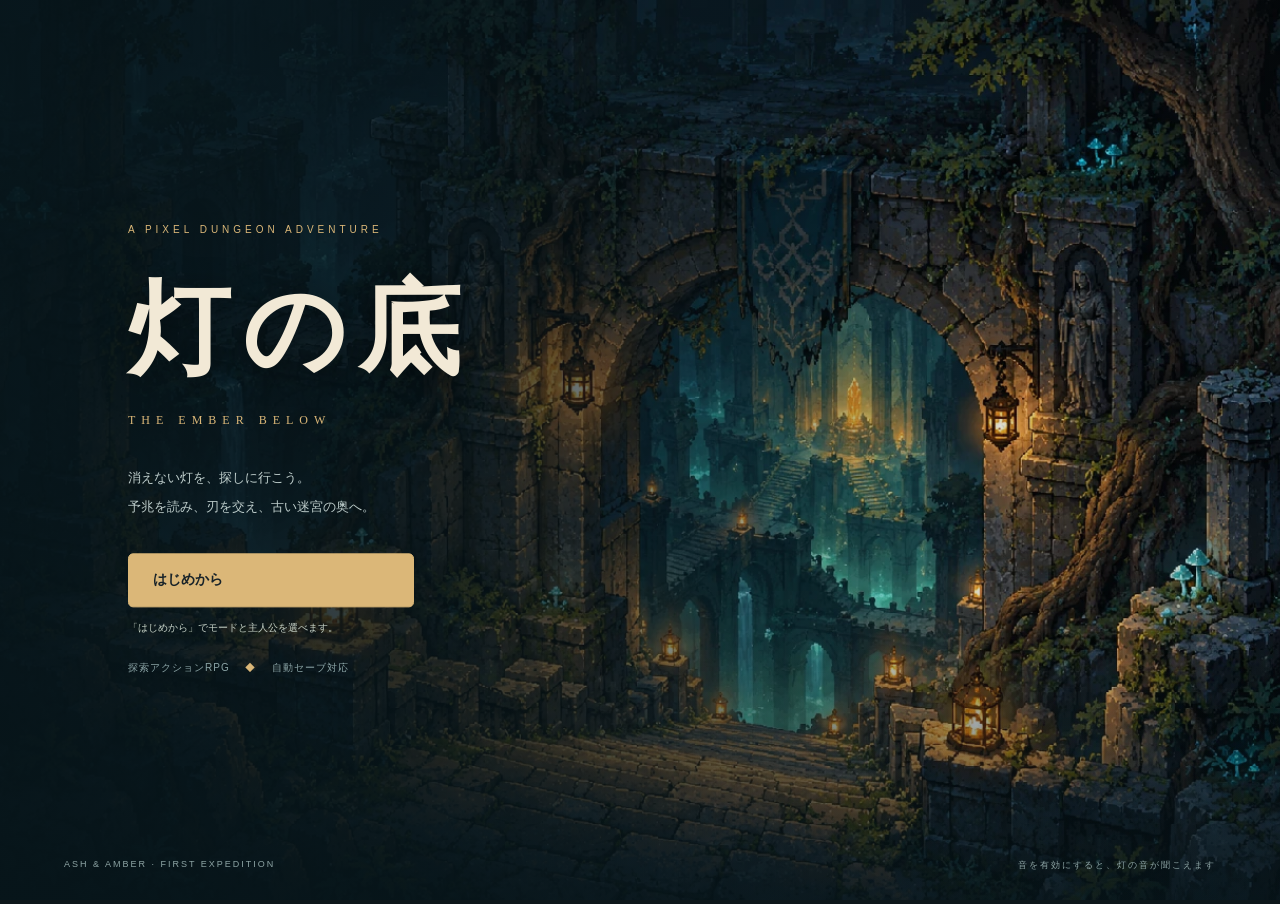
<file: index.html>
<!doctype html><html lang="ja"><meta charset="utf-8"><meta name="viewport" content="width=device-width,initial-scale=1"><meta http-equiv="refresh" content="0;url=docs/"><title>灯の底</title><a href="docs/">灯の底をプレイ</a></html>
</file>
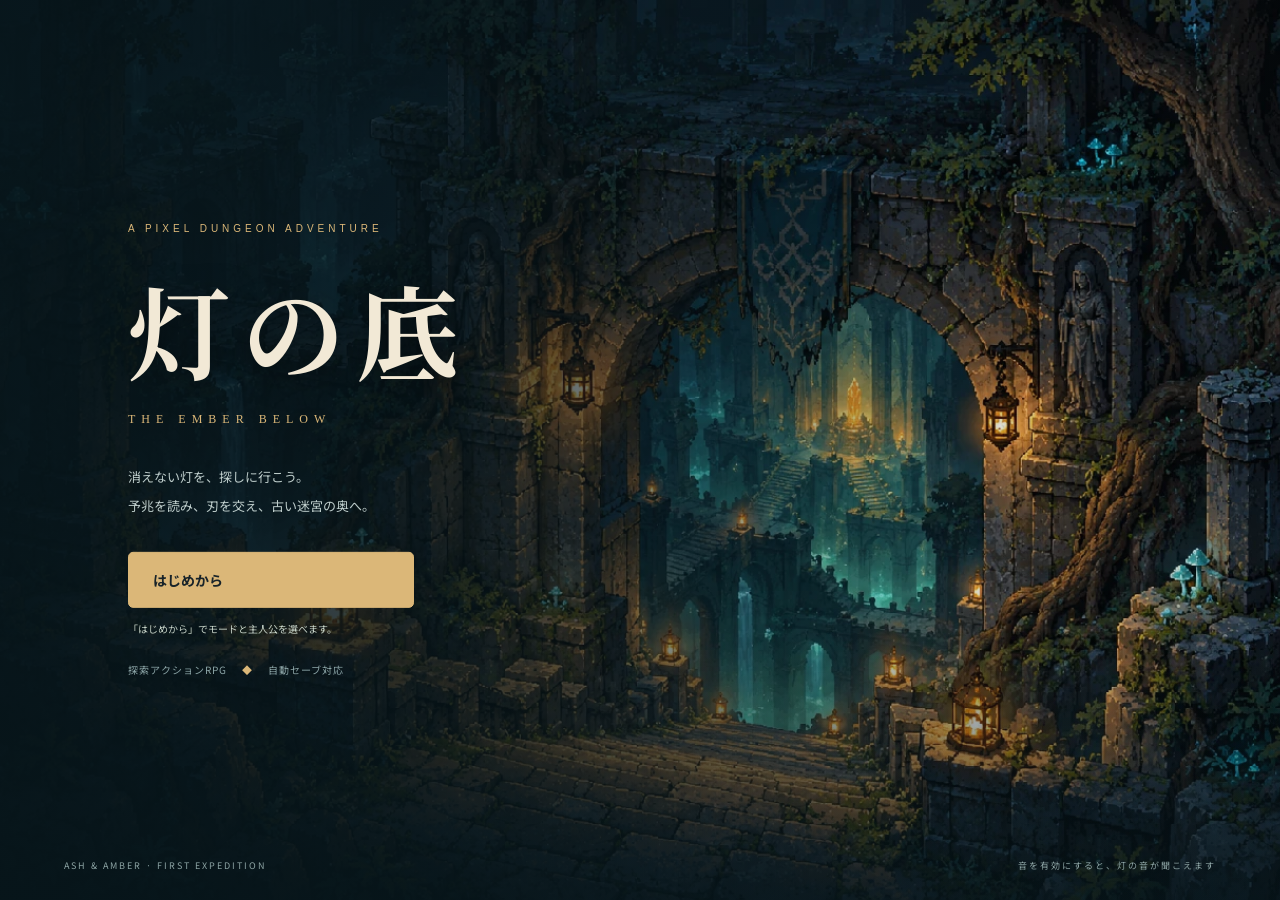
<file: docs/index.html>
<!doctype html>
<html lang="ja"><head><meta charset="utf-8"><meta name="viewport" content="width=device-width,initial-scale=1,maximum-scale=1,viewport-fit=cover"><meta name="theme-color" content="#101d22"><meta name="description" content="予兆を読み、魔法を選び、迷宮の底へ。ドット絵の探索アクションRPG。"><title>灯の底 — The Ember Below</title><link rel="stylesheet" href="style.css?v=17"></head>
<body>
<main id="app">
 <header class="topbar"><a class="brand" href="./" aria-label="タイトルへ">灯の底<span>THE EMBER BELOW</span></a><div class="location"><span id="modeBadge">デバッグ MODE</span><span id="zoneTag">SANCTUARY</span><b id="locationName">灯守りの街</b></div><div class="top-actions"><button id="soundBtn" title="効果音">音 OFF</button><button id="helpBtn">遊び方</button><button id="menuBtn">☰ <span>旅の記録</span></button></div></header>
 <section class="game-shell"><canvas id="game" aria-label="迷宮探索のゲーム画面"></canvas>
  <div class="hud"><div class="portrait">✦</div><div class="vitals"><div class="playerline"><b id="heroName">旅人</b><span id="level">Lv.1</span></div><div class="meter hp"><i id="hpBar"></i><span id="hpText"></span></div><div class="meter mp"><i id="mpBar"></i><span id="mpText"></span></div><div class="xp"><i id="xpBar"></i></div></div><div class="gold"><span>GOLD</span><b id="gold">0</b></div></div>
  
  

  <div class="map-wrap"><canvas id="minimap" width="156" height="126" aria-label="探索済みの地図"></canvas><span id="mapCaption">灯守りの街</span></div>
  <button id="magicButton" data-menu="commands" aria-label="魔法・道具"><span>✧</span>魔法・道具<kbd>SPACE</kbd></button>
  <div class="mobile-controls"><div id="joystick"><i></i></div><div class="touch-actions"><button id="touchInteract">調べる</button><button id="touchDodge">回避</button></div></div>
  <div id="loading">灯をともしています…<span>画像を読み込み中</span></div>
 </section>
 <aside class="info-rail"><div class="quest-pin" id="questPin"></div><div id="huntPanel" hidden><b id="huntText"></b><button id="huntContinue" hidden>次の群れへ →</button></div><div id="bossHud" hidden><span>古き灯の守護者</span><div><i id="bossBar"></i></div></div></aside>
 <div class="message-rail" aria-live="polite"><span id="areaLabel"></span><span id="toast" role="status"></span><span id="interactHint"></span></div>
  <nav id="townNav" aria-label="街の施設"><small>SANCTUARY</small><button data-town="gate">迷宮へ →</button><button data-town="tower">挑戦の塔</button><button data-town="skills" id="skillBalance">スキル 0pt</button><button data-town="huntGate">狩場</button><button data-town="expeditions">新地域</button><button data-town="bosses">ボス再戦</button><button data-town="gacha" id="gachaBalance">装備ガチャ 券0</button><button data-town="alchemy">調合屋</button><button data-town="codex">図鑑</button><button data-town="journey">冒険手帳</button><button data-town="guild">ギルド</button><button data-town="shop">お店</button><button data-town="forge">鍛冶</button><button data-town="teacher">魔法</button></nav>
 <footer class="dock"><div class="weapon-summary"><span id="weaponIcon">⚔</span><div><small>EQUIPPED</small><b id="weaponName">旅人の剣</b></div></div><div class="dock-actions"><button data-menu="equipment"><span>⚔</span>装備<kbd>I</kbd></button><button id="ultimateButton" data-menu="ultimates">奥義 Q</button><button id="townShortcut" data-menu="town">街 T</button><button id="expCount" data-menu="expBag">経験結晶 0</button><button id="stealthBtn"><span>◒</span>忍び歩き<kbd>C</kbd></button><button id="returnBtn"><span>⌂</span>帰還</button></div><div class="auto-note"><i></i>通常攻撃は自動<div>移動 WASD / 矢印 · 回避 Enter / Shift · 街 T</div></div></footer>
</main>
<div id="titleScreen" class="title-screen"><div class="title-shade"></div><div class="title-copy"><div class="eyebrow">A PIXEL DUNGEON ADVENTURE</div><h1>灯の底</h1><p class="english-title">THE EMBER BELOW</p><p class="title-desc">消えない灯を、探しに行こう。<br>予兆を読み、刃を交え、古い迷宮の奥へ。</p><button id="startBtn" class="primary">冒険をはじめる <span>→</span></button><button id="newGameBtn" class="primary">はじめから</button><button id="otherContinueBtn" hidden></button><p id="titleSaveInfo"></p><button id="continueBtn" hidden>旅の続きを歩く →</button><div class="title-meta">探索アクションRPG <span>◆</span> 自動セーブ対応</div></div><div class="title-bottom"><span>ASH & AMBER · FIRST EXPEDITION</span><span>音を有効にすると、灯の音が聞こえます</span></div></div>
<div id="modalBackdrop" hidden><section id="modal" role="dialog" aria-modal="true" aria-labelledby="modalTitle"><header><div><small id="modalEyebrow">JOURNAL</small><h2 id="modalTitle"></h2></div><button id="closeModal" aria-label="閉じる">×</button></header><div id="modalBody"></div><footer>メニューを開いている間、時間は止まります。</footer></section></div>
<script src="game.js?v=18"></script></body></html>
</file>
<file: docs/style.css>
@import url('https://fonts.googleapis.com/css2?family=Noto+Sans+JP:wght@400;500;600;700&family=Noto+Serif+JP:wght@500;600;700;900&display=swap');
:root{color-scheme:dark;--bg:#0e171b;--panel:#17252a;--ink:#e5e6dc;--muted:#92a5a6;--gold:#dbb778;--line:#334447;--teal:#71b4a5}*{box-sizing:border-box}body{margin:0;background:var(--bg);color:var(--ink);font:14px 'Noto Sans JP',sans-serif}button,a{-webkit-tap-highlight-color:transparent}button{font:inherit;cursor:pointer;color:inherit;border:1px solid var(--line);background:#1b2c31;border-radius:5px;padding:10px 15px;transition:background .15s,border-color .15s;touch-action:manipulation}button:hover{background:#2a4144;border-color:#9c916e}button:disabled{opacity:.4;cursor:default}button:focus-visible{outline:2px solid var(--gold);outline-offset:3px}[hidden]{display:none!important}#app{height:100dvh;min-height:480px;display:flex;flex-direction:column;max-width:1920px;margin:auto}.topbar{height:78px;flex:none;display:flex;align-items:center;justify-content:space-between;padding:0 32px;border-bottom:1px solid var(--line);background:#101c21;gap:20px}.brand{font:700 27px 'Noto Serif JP',serif;letter-spacing:5px;color:var(--ink);text-decoration:none;white-space:nowrap}.brand span{display:block;font:8px sans-serif;letter-spacing:2.8px;color:var(--gold);margin-top:2px}.location{text-align:center}.location>span{display:block;font-size:9px;color:var(--gold);letter-spacing:3px;margin-bottom:5px}.location b{font-weight:500;letter-spacing:2px}.top-actions{display:flex;gap:8px}.top-actions button{font-size:11px;background:transparent}.game-shell{position:relative;flex:1;min-height:0;overflow:hidden;background:#0b1419}#game{width:100%;height:100%;display:block;touch-action:none;image-rendering:pixelated}.hud{position:absolute;left:24px;top:24px;display:flex;gap:12px;align-items:center;background:#101d22e8;padding:12px 16px;border:1px solid #46524b;border-radius:7px;box-shadow:0 8px 25px #0003;pointer-events:none}.portrait{width:44px;height:48px;background:#344239;border:1px solid #8a815f;display:grid;place-items:center;color:var(--gold);font-size:28px}.vitals{width:176px}.playerline{display:flex;justify-content:space-between;font-size:11px;margin-bottom:6px}.playerline span{color:var(--gold)}.meter{height:13px;background:#071116;margin:4px 0;position:relative;overflow:hidden;border-radius:2px}.meter i{height:100%;display:block;transition:width .15s}.meter span{position:absolute;inset:0;text-align:center;font:9px/13px sans-serif;text-shadow:1px 1px #000}.hp i{background:#a65e54}.mp i{background:#558eaa}.xp{height:2px;background:#273336;margin-top:6px}.xp i{display:block;height:100%;background:var(--gold)}.gold{border-left:1px solid var(--line);padding-left:16px;margin-left:4px}.gold span{display:block;color:var(--muted);font-size:8px;letter-spacing:2px}.gold b{font:20px Georgia,serif;color:var(--gold)}.quest-pin{position:absolute;top:132px;left:26px;max-width:250px;font-size:11px;color:#e5dfc4;background:#0d1a20bc;padding:9px 12px;border-left:2px solid var(--gold);pointer-events:none}.quest-pin small{display:block;color:var(--gold);font-size:9px;letter-spacing:2px;margin-bottom:4px}.map-wrap{position:absolute;right:24px;top:24px;border:1px solid #65726980;padding:8px;background:#0d1a20dd;pointer-events:none}#minimap{width:156px;height:126px;image-rendering:pixelated;display:block}.map-wrap span{display:block;text-align:center;font-size:9px;color:var(--muted);padding-top:6px}.dock{display:flex;align-items:center;justify-content:space-between;gap:24px;min-height:94px;padding:14px 30px;background:#101c21;border-top:1px solid var(--line);flex:none}.weapon-summary{display:flex;align-items:center;gap:13px;min-width:170px}.weapon-summary>span{font-size:28px;color:var(--gold)}small{font-size:9px;letter-spacing:2px;color:var(--muted)}.weapon-summary b{display:block;font-size:12px;font-weight:500;margin-top:5px}.dock-actions{display:flex;gap:9px}.dock-actions button{display:flex;gap:10px;align-items:center;font-size:12px;padding:13px 16px}.dock-actions button>span{font-size:20px;color:var(--gold)}kbd{font:9px monospace;color:var(--muted);border:1px solid #455759;border-radius:3px;padding:2px 4px}.auto-note{font-size:10px;color:var(--muted);line-height:2;white-space:nowrap}.auto-note i{display:inline-block;width:5px;height:5px;background:var(--teal);border-radius:50%;margin-right:6px}.auto-note div{font-size:9px;color:#72898b}.active{border-color:var(--gold)!important;background:#3d3b2e!important}.area-label{position:absolute;left:50%;top:30%;transform:translate(-50%,-50%);font:500 28px 'Noto Serif JP',serif;letter-spacing:5px;opacity:0;transition:opacity 1s;pointer-events:none;white-space:nowrap;text-shadow:0 3px 15px black}.area-label.show{opacity:1}#toast{position:absolute;left:50%;bottom:24px;transform:translateX(-50%);padding:11px 22px;border:1px solid #7d7856;background:#15252af2;border-radius:5px;font-size:12px;opacity:0;transition:opacity .2s;max-width:85%;text-align:center;pointer-events:none}#toast.show{opacity:1}#interactHint{position:absolute;bottom:78px;left:50%;transform:translateX(-50%);font-size:12px;color:#f2dba7;text-shadow:0 2px 5px black;pointer-events:none;text-align:center;white-space:nowrap}#loading{position:absolute;inset:0;display:flex;justify-content:center;align-items:center;flex-direction:column;background:#101c21;letter-spacing:3px;z-index:5}#loading span{font-size:10px;letter-spacing:1px;color:var(--muted);margin-top:10px}#bossHud{position:absolute;bottom:28px;left:50%;transform:translateX(-50%);width:320px;text-align:center;pointer-events:none}#bossHud>span{font:15px 'Noto Serif JP',serif;letter-spacing:3px}#bossHud>div{height:6px;background:#152128;border:1px solid #736147;margin-top:8px}#bossBar{height:100%;display:block;background:#c08157}.title-screen{position:fixed;inset:0;z-index:20;background:#13252c url('assets/title.webp') center/cover}.title-shade{position:absolute;inset:0;background:linear-gradient(90deg,#07151af5 0%,#07151ac9 33%,#07151a25 75%),linear-gradient(0deg,#07151acc,transparent 30%)}.title-copy{position:absolute;top:50%;left:10%;transform:translateY(-50%);max-width:520px}.eyebrow{font:10px sans-serif;letter-spacing:4px;color:var(--gold);margin-bottom:28px}h1{font:700 clamp(68px,8vw,112px) 'Noto Serif JP',serif;letter-spacing:12px;line-height:1.3;margin:0;color:#f2e9d6;text-shadow:0 5px 30px #0008}.english-title{letter-spacing:6px;font:12px Georgia,serif;color:var(--gold);margin:17px 0 36px}.title-desc{font-size:13px;line-height:2.2;color:#becdcb;margin-bottom:32px}.primary{background:var(--gold);color:#182329;border-color:var(--gold);font-weight:700}.primary:hover{background:#efd29c}.title-copy .primary{display:flex;align-items:center;justify-content:space-between;gap:72px;padding:17px 24px;min-width:286px}.title-copy>button:not(.primary){margin-top:12px;min-width:286px;background:#10242dc4;border-color:#6b7162}.title-meta{margin-top:25px;font-size:10px;color:#8ca5a7;letter-spacing:1px}.title-meta span{color:var(--gold);margin:0 12px}.title-bottom{position:absolute;bottom:28px;left:5%;right:5%;display:flex;justify-content:space-between;color:#8da4a4;font-size:9px;letter-spacing:2px}#modalBackdrop{position:fixed;inset:0;z-index:30;background:#040c11b9;backdrop-filter:blur(7px);display:grid;place-items:center;padding:24px}#modal{width:min(760px,100%);max-height:88dvh;display:flex;flex-direction:column;background:#14242b;border:1px solid #677266;border-radius:10px;box-shadow:0 25px 90px #0009;overflow:hidden}#modal>header{display:flex;align-items:center;justify-content:space-between;padding:24px 28px;border-bottom:1px solid var(--line);background:#192b31}#modal h2{font:500 25px 'Noto Serif JP',serif;letter-spacing:3px;margin:6px 0 0}#modal>header button{font-size:25px;line-height:1;padding:5px 10px;background:transparent;border:0}#modalBody{padding:24px 28px;overflow:auto;overscroll-behavior:contain}#modal>footer{border-top:1px solid var(--line);padding:12px 28px;font-size:10px;color:var(--muted)}.lead{font-size:12px;color:#b0c3c1;line-height:1.9;margin:0 0 20px}.cards{display:grid;grid-template-columns:repeat(2,1fr);gap:12px}.card{border:1px solid #3a5053;background:#192f36;border-radius:7px;padding:16px;position:relative}.card h3{font-size:14px;margin:0 0 8px;color:#efe3c7;font-weight:600}.card p{font-size:11px;line-height:1.8;color:#a4bfbe;margin:5px 0 13px}.card button{width:100%;font-size:11px;padding:9px}.card .tag{font-size:9px;color:var(--gold);letter-spacing:1px}.stats-grid{display:grid;grid-template-columns:repeat(4,1fr);gap:10px;margin-bottom:20px}.stat{background:#20343b;padding:14px;border:1px solid #3a4c4d;border-radius:5px}.stat small{letter-spacing:0;font-size:10px}.stat b{display:block;font:23px Georgia,serif;color:var(--gold);margin-top:5px}.tabs{display:flex;gap:8px;margin-bottom:20px;flex-wrap:wrap}.tabs button{font-size:11px}.list-row{display:flex;align-items:center;justify-content:space-between;gap:18px;border-bottom:1px solid #30464a;padding:15px 0}.list-row b{font-size:12px}.list-row p{font-size:11px;color:var(--muted);margin:5px 0;line-height:1.7}.list-row button{white-space:nowrap;font-size:11px}.muted{color:var(--muted);font-size:11px;line-height:1.9}.notice{border-left:2px solid var(--gold);padding:12px 16px;background:#263630;font-size:12px;line-height:1.9;margin-bottom:20px}.danger{border-color:#9b6152;color:#e5a18a}.mobile-controls{display:none}#joystick{width:106px;height:106px;border:1px solid #d0c79c5c;border-radius:50%;background:#10222b73;touch-action:none;position:relative}#joystick i{position:absolute;left:32px;top:32px;width:40px;height:40px;background:#d7c18c77;border:1px solid #ecdaae88;border-radius:50%;pointer-events:none}.touch-actions{display:flex;gap:12px;align-items:flex-end}.touch-actions button{width:64px;height:64px;border-radius:50%;padding:0;background:#17333fc9;border-color:#c5b78b85;font-size:12px;touch-action:none}.touch-actions #touchDodge{width:76px;height:76px;background:#615434bb}
@media(max-width:1050px){.auto-note{display:none}.dock{gap:12px;padding:12px 20px}.dock-actions button{padding:12px}.topbar{padding:0 20px}}@media(pointer:coarse){.mobile-controls{display:flex;position:absolute;left:22px;right:22px;bottom:28px;justify-content:space-between;align-items:flex-end;pointer-events:none}.mobile-controls>*{pointer-events:auto}kbd{display:none}#interactHint{bottom:145px}#toast{bottom:160px}#bossHud{bottom:160px}}@media(max-width:650px){#app{min-height:360px}.topbar{height:60px;padding:0 12px;gap:8px}.brand{font-size:21px;letter-spacing:3px}.brand span{font-size:6px;letter-spacing:1.6px}.top-actions{gap:4px}.top-actions button{padding:7px 8px;font-size:10px}.top-actions span{display:none}.location{display:none}.hud{left:12px;top:12px;padding:9px;gap:8px}.vitals{width:123px}.portrait{width:30px;height:37px;font-size:22px}.gold{padding-left:8px}.gold b{font-size:16px}.gold span{font-size:7px}.quest-pin{top:106px;left:12px;max-width:190px;font-size:10px;padding:7px 9px}.map-wrap{right:10px;top:12px;padding:5px}#minimap{width:93px;height:75px}.map-wrap span{font-size:7px}.dock{min-height:76px;padding:8px 10px;justify-content:center}.weapon-summary{display:none}.dock-actions{width:100%;gap:5px;justify-content:space-around}.dock-actions button{font-size:10px;flex-direction:column;gap:3px;padding:7px 9px;flex:1;white-space:nowrap}.dock-actions button>span{font-size:18px}#modalBackdrop{padding:12px}#modal>header{padding:18px}#modalBody{padding:18px}.cards{gap:8px}.card{padding:12px}.card h3{font-size:12px}.stats-grid{gap:5px}.stat{padding:9px}.stat b{font-size:19px}.stat small{font-size:8px}.title-copy{left:8%;right:8%;max-width:initial}.eyebrow{font-size:8px;letter-spacing:2px}.title-desc{font-size:12px}.title-bottom{font-size:8px;letter-spacing:1px}.title-bottom>span:last-child{display:none}.title-screen{background-position:60% center}.title-shade{background:linear-gradient(90deg,#07151af0,#07151a70)}.area-label{font-size:21px;letter-spacing:3px}.list-row{gap:10px}.list-row button{padding:8px}#bossHud{width:250px}}@media(max-height:500px){.topbar{height:49px}.dock{min-height:62px;padding:6px 16px}.hud{top:10px;left:12px;transform:scale(.85);transform-origin:top left}.quest-pin{top:95px}.map-wrap{top:10px;transform:scale(.75);transform-origin:top right}.title-copy{transform:translateY(-50%) scale(.8);transform-origin:left center}.mobile-controls{bottom:12px}#joystick{width:86px;height:86px}#joystick i{left:22px;top:22px}.title-bottom{bottom:12px}}
#townNav{position:absolute;bottom:24px;left:50%;transform:translateX(-50%);display:flex;align-items:center;gap:7px;padding:10px;background:#0f232bea;border:1px solid #667563;border-radius:7px;white-space:nowrap;box-shadow:0 6px 30px #0005}#townNav small{margin:0 10px;color:var(--gold);font-size:8px}#townNav button{font-size:11px;padding:10px 13px;background:#20373d}#townNav button:first-of-type{background:var(--gold);color:#182a30;font-weight:700}.item-icon{width:44px;height:44px;display:inline-block;flex:none;image-rendering:pixelated;background-image:url('assets/items.webp');background-size:600% 400%;vertical-align:middle;margin-right:12px}.item-label{display:flex;align-items:center}.item-label>div{flex:1}#weaponIcon{width:38px;height:38px;margin:0}.game-shell:has(#townNav:not([hidden])) #interactHint{bottom:100px}.game-shell:has(#townNav:not([hidden])) #toast{bottom:103px}@media(pointer:coarse){#townNav{bottom:150px}.game-shell:has(#townNav:not([hidden])) #interactHint{bottom:220px}.game-shell:has(#townNav:not([hidden])) #toast{bottom:220px}}@media(max-width:650px){#townNav{gap:4px;padding:7px;max-width:96%}#townNav small{display:none}#townNav button{padding:10px;font-size:10px}.item-icon{width:34px;height:34px;margin-right:7px}}

#magicButton{position:absolute;right:24px;bottom:26px;width:110px;min-height:72px;display:flex;flex-direction:column;align-items:center;justify-content:center;gap:3px;background:#224c58ed;border:2px solid #94c9c4;border-radius:14px;box-shadow:0 5px 22px #0007;font-size:12px;z-index:3;touch-action:manipulation;user-select:none}#magicButton>span{font-size:24px;color:#e6d2a2;line-height:1}#magicButton kbd{font-size:8px}#huntPanel{position:absolute;left:50%;top:24px;transform:translateX(-50%);padding:10px 16px;background:#15262aeb;border:1px solid #9a8258;border-radius:6px;text-align:center;max-width:calc(100% - 24px);pointer-events:none}#huntText{color:#e6c489;font-size:11px;white-space:nowrap}#huntContinue{display:block;margin:8px auto 0;padding:7px 14px;font-size:11px;pointer-events:auto}.loot-actions{display:flex;gap:6px;flex:none}.loot-actions button{padding:8px}.rarity-0{color:#c5d1c4}.rarity-1{color:#87c5e8}.rarity-2{color:#c5a1ee}.rarity-3{color:#f1c46f}
@media(pointer:coarse){#magicButton{bottom:116px;right:24px;width:96px;min-height:76px;border-radius:18px}#magicButton kbd{display:none}#huntPanel{top:auto;bottom:210px}#toast{bottom:255px}#interactHint{bottom:224px}#bossHud{bottom:265px}#townNav{bottom:210px}.game-shell:has(#townNav:not([hidden])) #interactHint,.game-shell:has(#townNav:not([hidden])) #toast{bottom:280px}}
@media(max-width:650px){#townNav button{padding:10px 8px}#huntText{font-size:10px}.loot-actions{flex-direction:column;gap:4px}#magicButton{right:16px;width:88px}#huntPanel{top:110px;bottom:auto;left:auto;right:12px;transform:none;padding:8px}#huntContinue{font-size:10px;padding:5px 9px}#toast{max-width:80%;font-size:11px}}
@media(max-height:500px) and (pointer:coarse){#magicButton{bottom:100px;min-height:65px;width:86px}#huntPanel{top:10px;bottom:auto;right:195px;left:auto;transform:none}#townNav{bottom:22px}#toast{bottom:185px}#bossHud{bottom:190px}}

/* Exploration stays clear: passive text and facility controls live outside the canvas. */
.info-rail{flex:none;display:flex;align-items:center;justify-content:space-between;gap:12px;min-height:44px;padding:7px 20px;background:#14242a;border-top:1px solid var(--line)}.info-rail .quest-pin{position:static;max-width:none;flex:1;margin:0;padding:0 10px;font-size:10px;background:transparent}.info-rail .quest-pin small{display:inline;margin:0 10px 0 0;font-size:8px}.info-rail .quest-pin br{display:none}#huntPanel{position:static;transform:none;max-width:none;flex:none;padding:0;border:0;background:transparent;pointer-events:auto;display:flex;align-items:center;gap:10px}#huntContinue{margin:0;padding:6px 10px}#bossHud{position:static;transform:none;width:170px;flex:none}#bossHud>span{font:10px sans-serif;letter-spacing:1px}#bossHud>div{margin-top:4px}.message-rail{flex:none;display:flex;align-items:center;gap:12px;min-height:28px;padding:5px 20px;background:#0f1f25;color:#b8c8c4;font-size:10px;overflow:hidden}.message-rail #areaLabel{font:inherit;letter-spacing:0;position:static;transform:none;opacity:1;transition:none;white-space:nowrap;color:var(--gold);flex:none}.message-rail #toast{position:static;transform:none;padding:0;border:0;background:none;box-shadow:none;max-width:none;text-align:left;font-size:10px;overflow:hidden;text-overflow:ellipsis;white-space:nowrap}.message-rail #interactHint{position:static;transform:none;text-shadow:none;font-size:10px;margin-left:auto;color:#ecd69e;white-space:nowrap}#townNav{position:static;transform:none;max-width:none;flex:none;margin:0;border:0;border-top:1px solid var(--line);border-radius:0;justify-content:flex-start;padding:7px 20px;box-shadow:none}#townNav button{padding:8px 12px}.dock{min-height:76px;padding-top:10px;padding-bottom:10px}#modalBackdrop{display:flex;justify-content:flex-end;align-items:stretch;padding:0;background:#040c1155;backdrop-filter:none}#modal{width:min(560px,100%);height:100dvh;max-height:100dvh;border-radius:0;border-right:0}.rarity-3{color:#f1c46f}
@media(max-width:650px){.info-rail{padding:6px 10px;gap:8px;min-height:40px}.info-rail .quest-pin{padding:0 6px;font-size:9px;line-height:1.5}.info-rail .quest-pin small{display:none}#huntPanel{gap:4px;max-width:50%;flex-wrap:wrap;justify-content:flex-end}#huntText{font-size:9px;white-space:normal}#huntContinue{padding:5px 8px;font-size:9px}.message-rail{padding:5px 10px;gap:8px;font-size:9px;min-height:26px}.message-rail #areaLabel{max-width:38%;overflow:hidden;text-overflow:ellipsis}.message-rail #toast,.message-rail #interactHint{font-size:9px}.message-rail #interactHint:not(:empty)~*{display:none}#townNav{padding:6px 8px;gap:4px;justify-content:space-between}#townNav button{padding:8px 7px;font-size:10px}#bossHud{width:115px}#bossHud>span{font-size:9px}.dock{min-height:63px}#modal>header{padding:16px}#modal>footer{padding:10px 18px}}
@media(max-height:500px){.info-rail{min-height:29px;padding:3px 12px}.message-rail{min-height:22px;padding:3px 12px}#townNav{padding:4px 12px}#townNav button{padding:5px 9px}.dock{min-height:54px;padding:5px 12px}#huntPanel{position:static;transform:none}}
/* Expanded town facilities remain below the play field and scroll on phones. */
#townNav{overflow-x:auto;justify-content:flex-start;scrollbar-width:thin;min-height:50px}
#townNav button,#townNav small{flex:none}
#gachaBalance{color:#f0cf91;border-color:#9b8355}
#modal .tabs{display:flex;flex-wrap:wrap;gap:7px}
#modal .card button{margin:4px 4px 4px 0;white-space:normal;line-height:1.5}
#modal details{padding:12px 0;color:var(--muted);line-height:1.9}
.reward-list{border-left:2px solid var(--gold);padding-left:15px;margin:20px 0}
.reward-list p{padding:7px 0;border-bottom:1px solid var(--line);color:#e2cca4}
#modal hr{border:0;border-top:1px solid var(--line);margin:22px 0}
@media(max-width:650px){#townNav{min-height:43px;padding:5px 8px;justify-content:flex-start}#townNav button{min-height:32px;padding:7px 10px}.reward-list{font-size:12px}#modal .loot-actions button{min-height:38px}}
#modal textarea{display:block;width:100%;padding:12px;background:#0e1c23;color:#e5e6dc;border:1px solid #657e83;border-radius:5px;resize:vertical;font:12px/1.6 monospace;margin:10px 0}
#modal select,#modal input[type=file]{max-width:100%;min-height:38px;background:#13272f;color:#e5e6dc;border:1px solid #567078;border-radius:4px;padding:7px;font:inherit}
.inventory-filters{display:flex;flex-wrap:wrap;gap:10px;margin:12px 0}.inventory-filters label{display:flex;flex-direction:column;gap:5px;color:#b4c6c4;font-size:11px;flex:1;min-width:110px}.set-active{color:#e7cf8d}
#backupError{color:#edc28a;line-height:1.7}#skillBalance{color:#a9d5ca}#modal .loot-actions{flex-wrap:wrap;max-width:165px}
@media(max-width:650px){#modal .loot-actions{max-width:100px;min-width:80px}#modal textarea{font-size:11px}#modal select{font-size:12px}}
.mode-card.chosen,.hero-card.chosen{border-color:#dfbd7b!important;background:#2a4144!important;box-shadow:inset 0 0 0 1px #dfbd7b}.mode-card{text-align:left}.mode-card p{font-size:12px;line-height:1.8}.hero-card{display:flex;align-items:center;flex-direction:column;gap:8px}.hero-card b{font-size:12px}.hero-preview{display:block;width:104px;height:104px;image-rendering:pixelated;background-repeat:no-repeat}.hero-preview.traveler{background-image:url('assets/hero.webp');background-size:400% 400%;background-position:0 0}.hero-preview.heroine{background-image:url('assets/heroine.webp?v=traveler-2');background-size:400% 800%;background-position:0 0}
.title-copy>button{display:block;width:280px;max-width:100%;margin:10px 0}.title-copy #titleSaveInfo{font-size:10px;line-height:1.7;color:#c7d3c8;max-width:320px;margin:12px 0}#modeBadge{color:#9ed3c7;letter-spacing:2px;font-size:8px}
@media(max-height:650px){.title-copy{top:45%;transform:translateY(-45%)}.title-copy h1{font-size:54px}.title-copy .title-desc{margin:14px 0}.title-copy .title-meta{margin-top:12px}.title-copy>button{padding:10px 15px}.title-copy #titleSaveInfo{margin:6px 0}}
.name-label{display:flex;flex-direction:column;gap:9px;color:#dddecf;margin:20px 0}.name-label input{width:100%;padding:12px;background:#10242b;color:#f1ead9;border:1px solid #8ba7a7;border-radius:5px;font:inherit;min-height:44px}#expCount{color:#c7d8fb;border-color:#647a9c}.mode-card{min-height:90px}
@media(max-width:650px){.dock-actions{gap:4px}.dock-actions button{padding-left:7px;padding-right:7px}#expCount{font-size:10px;white-space:nowrap}.name-label{margin:14px 0}}

.monster-portrait{display:block;float:left;width:80px;height:80px;margin:0 14px 4px 0;background-size:400% 400%;background-repeat:no-repeat;image-rendering:pixelated}.list-row:has(.monster-portrait){min-height:104px}.list-row:has(.monster-portrait)>div{width:100%}

.keyboard-choice{outline:3px solid #f1cf86!important;outline-offset:4px;box-shadow:0 0 15px #e3b85255}.weapon-art{width:64px;height:64px;flex-shrink:0;image-rendering:pixelated}

.ultimate-card{border-color:#bc9b5a;background:linear-gradient(135deg,#293339,#172b32)}.ultimate-card h3{color:#f1d297}.town-key-grid{display:grid;grid-template-columns:repeat(2,minmax(0,1fr));gap:10px}.dock-actions{flex-wrap:wrap}.game-shell:has(~ #townNav[hidden])~.dock #townShortcut{display:none}

/* Touch feedback must not tint the game or select its HUD while playing. */
*{-webkit-tap-highlight-color:rgba(0,0,0,0)}
html,body{-webkit-user-select:none;user-select:none;-webkit-touch-callout:none}
button,a,summary,canvas,.game-shell,.mobile-controls,#joystick{-webkit-user-select:none;user-select:none;-webkit-touch-callout:none}
img,canvas{-webkit-user-drag:none}
input,textarea,select,[contenteditable="true"],[contenteditable=""]{-webkit-user-select:text;user-select:text;-webkit-touch-callout:default}
button:focus,a:focus,summary:focus{outline:none}
button:focus-visible,a:focus-visible,summary:focus-visible{outline:2px solid var(--gold);outline-offset:3px}

.ticket-portrait{display:block;width:96px;height:96px;background:url(assets/ticket-mimic.webp) 0 0/400% 400% no-repeat;image-rendering:pixelated;flex-shrink:0}.ticket-hunt-card{border-color:var(--gold)}
</file>
